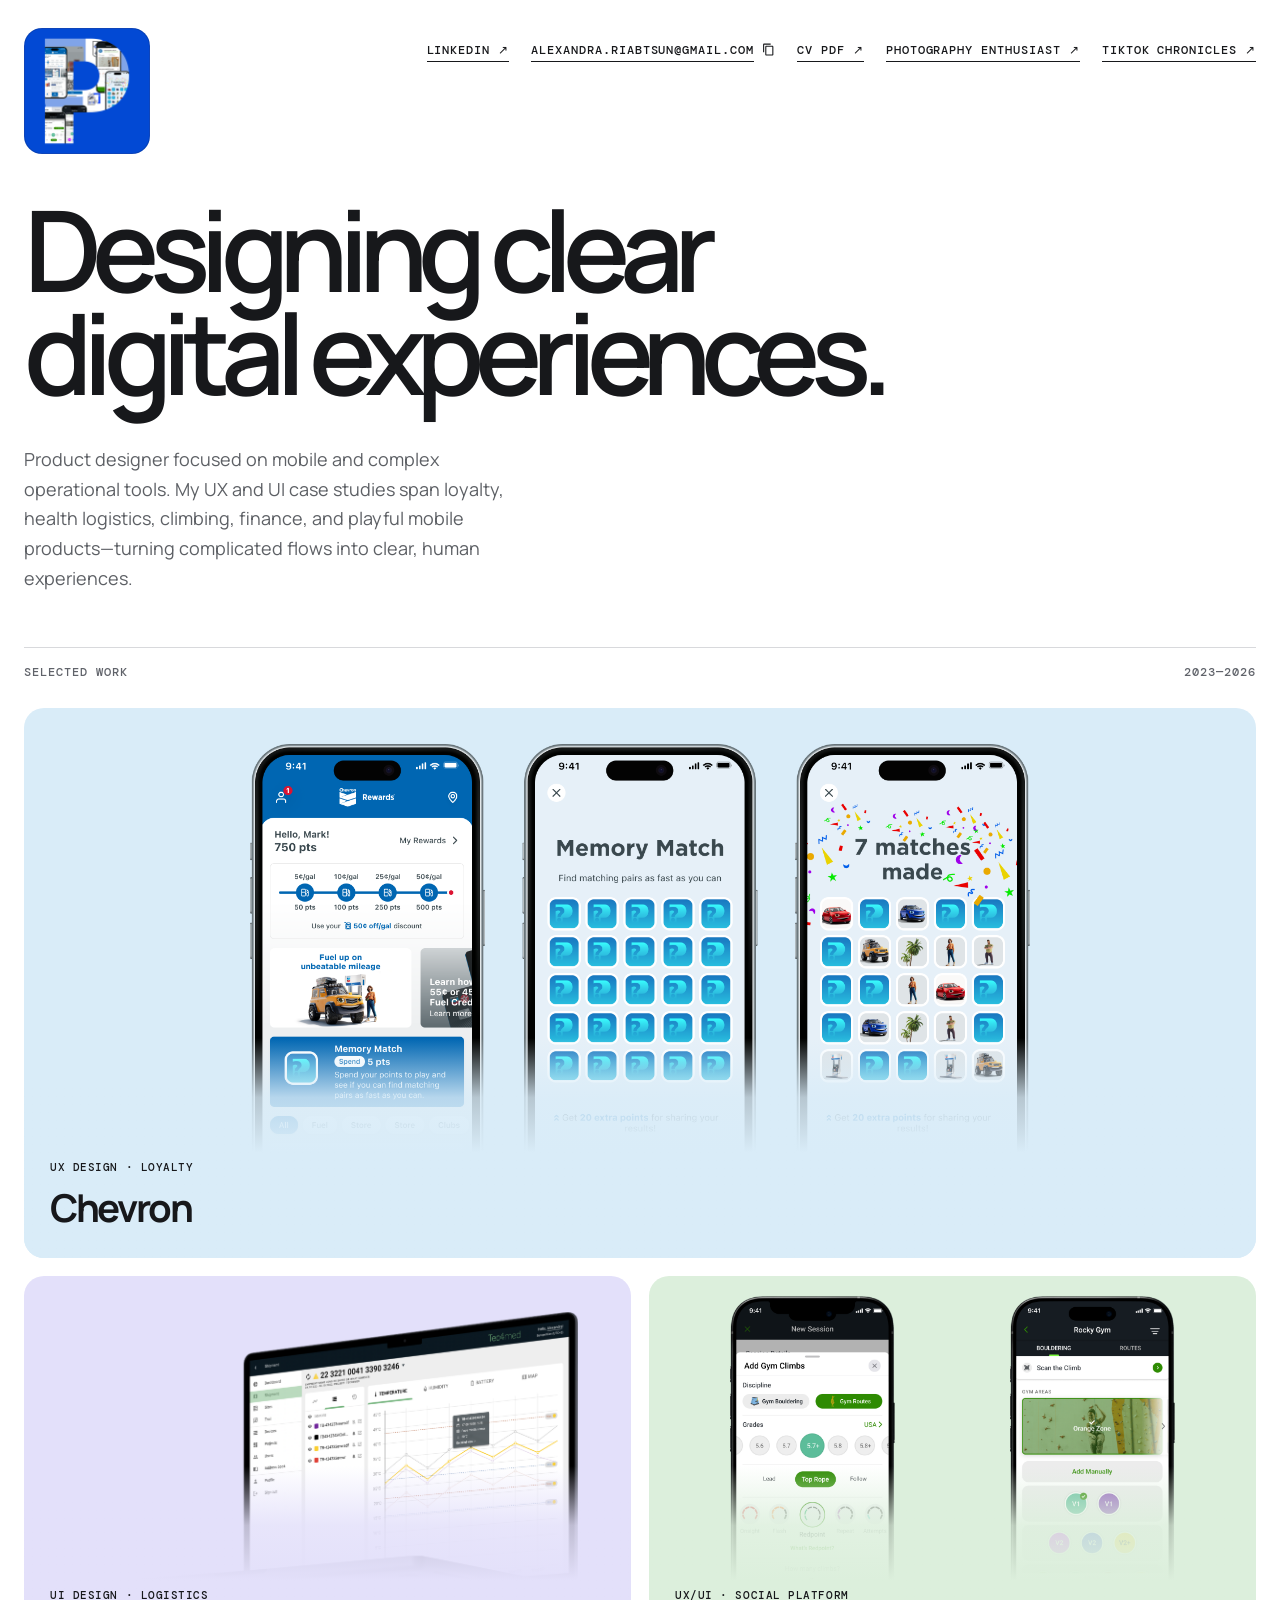
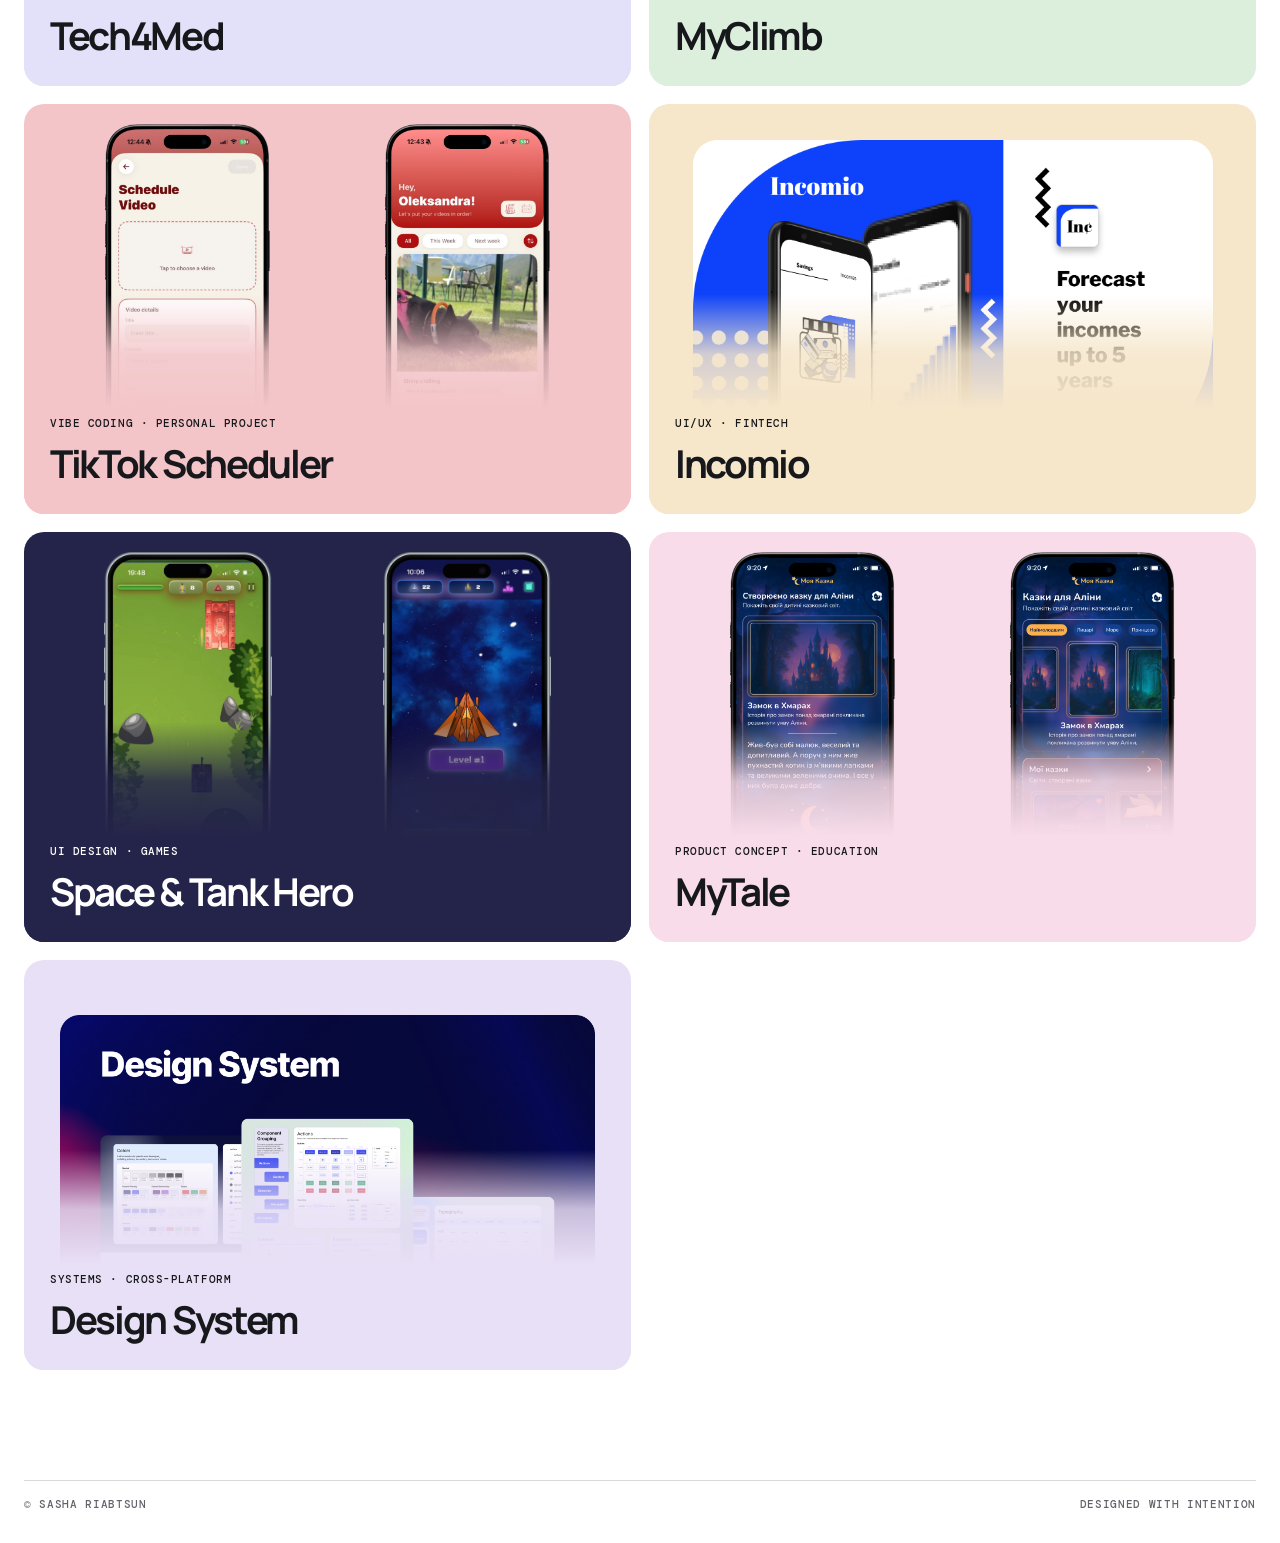
<file: index.html>
<!doctype html><html lang="en"><head><meta charset="utf-8"><meta name="viewport" content="width=device-width,initial-scale=1"><title>Sasha Riabtsun — Product Designer</title><link rel="icon" type="image/png" href="assets/portfolio-cover.png"><link rel="stylesheet" href="home.css"><style>@media(max-width:700px){nav{flex-direction:column!important;align-items:flex-start!important}.nav-links{align-items:flex-start!important;flex-direction:column!important;margin-top:18px!important;padding-top:0!important;text-align:left!important}.email-actions{justify-content:flex-start!important}}</style></head><body><main><nav><a class="monogram" href="index.html" aria-label="Sasha Riabtsun home">SR</a><div class="nav-links"><a href="https://www.linkedin.com/in/alexandra-riabtsun/" target="_blank" rel="noreferrer">LinkedIn ↗</a><span class="email-actions"><a href="mailto:alexandra.riabtsun@gmail.com">alexandra.riabtsun@gmail.com</a><button class="copy-email" type="button" data-email="alexandra.riabtsun@gmail.com" aria-label="Copy email address" title="Copy email address" style="display:inline-grid;place-items:center;width:14px;height:14px;border:0;background:none;padding:0;color:inherit"><svg width="14" height="14" viewBox="0 0 24 24" fill="currentColor" aria-hidden="true"><path d="M16 1H4c-1.1 0-2 .9-2 2v14h2V3h12V1zm3 4H8c-1.1 0-2 .9-2 2v14c0 1.1.9 2 2 2h11c1.1 0 2-.9 2-2V7c0-1.1-.9-2-2-2zm0 16H8V7h11v14z"/></svg></button></span><a href="assets/CV-Senior-Product-Designer-Riabtsun.pdf" target="_blank" rel="noreferrer">CV PDF ↗</a><a href="https://500px.com/p/alexandrariabtsun" target="_blank" rel="noreferrer">Photography enthusiast ↗</a><a href="https://www.tiktok.com/@sasha_in_barcelona?_r=1&amp;_t=ZS-98RG9i4rPUL" target="_blank" rel="noreferrer">TikTok Chronicles ↗</a></div></nav><header><h1>Designing clear<br>digital experiences.</h1><p class="intro">Product designer focused on mobile and complex operational tools. My UX and UI case studies span loyalty, health logistics, climbing, finance, and playful mobile products—turning complicated flows into clear, human experiences.</p></header><section><div class="section-line"><p>Selected work</p><p>2023—2026</p></div><div class="grid">
<a class="card blue wide" href="content/Sasha%20Riabtsun%20Portfolio/Chevron%20%E2%80%93%20UX%20for%20a%20Loyalty%20App%20in%20the%20Fueling%20Indu%201900cd2d980680aa974dd2f7d985b70f.html"><img src="content/Sasha%20Riabtsun%20Portfolio/Chevron%20%E2%80%93%20UX%20for%20a%20Loyalty%20App%20in%20the%20Fueling%20Indu/Brain%20Games/Memory_Match.png" alt="Chevron loyalty app"><span><small>UX design · Loyalty</small><strong>Chevron</strong></span></a>
<a class="card purple" href="content/Sasha%20Riabtsun%20Portfolio/Tech4Med%20%E2%80%93%20UI%20Design%20for%20Real-Time%20Pharmaceutical%20%202060cd2d9806801ba1ecde2ddce82567.html"><img src="content/Sasha%20Riabtsun%20Portfolio/Tech4Med%20%E2%80%93%20UI%20Design%20for%20Real-Time%20Pharmaceutical%20/alerts_on_map.png" alt="Tech4Med logistics"><span><small>UI design · Logistics</small><strong>Tech4Med</strong></span></a>
<a class="card green" href="content/Sasha%20Riabtsun%20Portfolio/MyClimb%20%E2%80%93%20UI%20UX%20Design%20for%20a%20Goal-Oriented%20Climbin%20750b65eea5a14d06bdee5d7507353a69.html"><img src="content/Sasha%20Riabtsun%20Portfolio/MyClimb%20%E2%80%93%20UI%20UX%20Design%20for%20a%20Goal-Oriented%20Climbin/Log%20a%20Climb%20Redesign/Group_10558.png" alt="MyClimb app"><span><small>UX/UI · Social platform</small><strong>MyClimb</strong></span></a>
<a class="card rose" href="content/Sasha%20Riabtsun%20Portfolio/TikTok%20Scheduler%20%E2%80%93%20Vibe%20coding%203ac0cd2d980680688961de1727eb89a5.html"><img src="content/Sasha%20Riabtsun%20Portfolio/TikTok%20Scheduler%20%E2%80%93%20Vibe%20coding/Screen_(1).png" alt="TikTok Scheduler"><span><small>Vibe coding · Personal project</small><strong>TikTok Scheduler</strong></span></a>
<a class="card peach" href="content/Sasha%20Riabtsun%20Portfolio/Incomio%20%E2%80%93%20UI%20UX%20for%20a%20Personal%20Finance%20Tracker%20b980a07eae554ff9bfe3c9d3b9a22a67.html"><img src="assets/incomio-forecast.png" alt="Incomio finance forecast"><span><small>UI/UX · Fintech</small><strong>Incomio</strong></span></a>
<a class="card dark" href="content/Sasha%20Riabtsun%20Portfolio/Space%20Hero%20%26%20Tank%20Hero%20%E2%80%93%20UI%20Design%20Concept%202220cd2d9806803e9ee3eaba07df48ff.html"><img src="content/Sasha%20Riabtsun%20Portfolio/Space%20Hero%20%26%20Tank%20Hero%20%E2%80%93%20UI%20Design%20Concept/tank.png" alt="Tank Hero game UI"><span><small>UI design · Games</small><strong>Space &amp; Tank Hero</strong></span></a>
<a class="card pink" href="content/Sasha%20Riabtsun%20Portfolio/MyTale%20%E2%80%94%20Tailored%20Fairy%20Tales%20with%20a%20Learning%20Purp%202ed0cd2d98068069a1f7dcc3b9ff24c3.html"><img src="content/Sasha%20Riabtsun%20Portfolio/MyTale%20%E2%80%94%20Tailored%20Fairy%20Tales%20with%20a%20Learning%20Purp/25.png" alt="MyTale story app"><span><small>Product concept · Education</small><strong>MyTale</strong></span></a>
<a class="card lilac" href="content/Sasha%20Riabtsun%20Portfolio/Design%20System%20%E2%80%93%20Scalable%20Foundations%20for%20Cross-Pla%201910cd2d980680759858c8224ed0670b.html"><img src="assets/design-system-overview.png" alt="Design system"><span><small>Systems · Cross-platform</small><strong>Design System</strong></span></a>
</div></section></main><footer><span>© Sasha Riabtsun</span><span>Designed with intention</span></footer><script>document.querySelector('.copy-email')?.addEventListener('click',async event=>{const button=event.currentTarget;try{await navigator.clipboard.writeText(button.dataset.email);button.classList.add('is-copied');button.setAttribute('aria-label','Email copied');button.setAttribute('title','Email copied');setTimeout(()=>{button.classList.remove('is-copied');button.setAttribute('aria-label','Copy email address');button.setAttribute('title','Copy email address')},1600)}catch{button.setAttribute('title','Could not copy email')}})</script></body></html>
</file>
<file: home.css>
@import url('https://fonts.googleapis.com/css2?family=DM+Mono:wght@400;500&family=Manrope:wght@400;500;600;700;800&display=swap');
*{box-sizing:border-box}
body{margin:0;background:#fff;color:#17181b;font-family:Manrope,Arial,sans-serif}
main,footer{width:min(1240px,calc(100% - 48px));margin:auto}
nav{display:flex;align-items:flex-start;justify-content:space-between;padding:28px 0 0;font:500 12px 'DM Mono',monospace;letter-spacing:.08em;text-transform:uppercase}
nav a{color:inherit}
.monogram{display:grid;place-items:center;width:126px;height:126px;border:1px solid rgba(23,24,27,.16);border-radius:18px;background:#0e4ed8 url('assets/portfolio-cover.png') center/contain no-repeat;color:transparent;text-decoration:none;letter-spacing:0;font-size:0}
.nav-links{display:flex;gap:22px;padding-top:14px}
.nav-links a{text-decoration:none;border-bottom:1px solid currentColor;padding-bottom:3px}
.email-actions{display:flex;align-items:flex-start;gap:7px}
.copy-email{display:grid;place-items:center;appearance:none;border:0;background:none;color:inherit;padding:0;line-height:1;cursor:pointer}
.copy-email svg{width:13px;height:13px;fill:currentColor}
.copy-email.is-copied{color:#16803c}
.copy-email:focus-visible,.nav-links a:focus-visible{outline:2px solid #0e4ed8;outline-offset:4px}
header{padding:2.75rem 0 6vh}
.eyebrow,.section-line{font:500 12px 'DM Mono',monospace;letter-spacing:.08em;text-transform:uppercase}
.eyebrow{margin:0 0 24px;color:#5d6065}
h1{font:600 clamp(3.5rem,8.8vw,8.3rem)/.91 Manrope,Arial,sans-serif;letter-spacing:-.085em;margin:0;max-width:980px}
.intro{max-width:500px;margin:42px 0 0;font-size:18px;line-height:1.65;color:#5d6065}
.section-line{border-top:1px solid #d8d9dc;padding-top:16px;margin-bottom:28px;display:flex;justify-content:space-between;color:#60636a}
.section-line p{margin:0}
.grid{display:grid;grid-template-columns:repeat(2,minmax(0,1fr));gap:18px}
.card{--card-bg:#d9e5f5;position:relative;display:block;overflow:hidden;min-height:410px;border-radius:20px;background:var(--card-bg);text-decoration:none;color:#17181b}
.card.wide{grid-column:span 2;min-height:550px}
.card img{position:absolute;width:100%;height:100%;object-fit:contain;padding:36px;transition:transform .55s cubic-bezier(.2,.7,.2,1)}
.card:hover img{transform:scale(1.045)}
.card span{position:absolute;inset:auto 0 0;display:flex;flex-direction:column;padding:122px 26px 24px;background:linear-gradient(to top,var(--card-bg) 48%,color-mix(in srgb,var(--card-bg) 84%,transparent) 73%,transparent 100%);z-index:3}
.card small{font:500 11px 'DM Mono',monospace;letter-spacing:.05em;text-transform:uppercase;margin-bottom:7px}
.card strong{font-size:clamp(1.5rem,3vw,2.4rem);letter-spacing:-.06em}
.blue{--card-bg:#d9ecf8}
.purple{--card-bg:#e3e0fa}
.purple>img{display:none}
.purple:before{content:"";position:absolute;inset:36px 42px 70px;background:url('assets/tech4med-laptop.png') center/contain no-repeat;transition:transform .55s cubic-bezier(.2,.7,.2,1)}
.purple:hover:before{transform:translateY(-12px) rotate(-1.5deg) scale(1.025)}
.green{--card-bg:#dcefdc}
.green>img,.pink>img,.rose>img,.dark>img{display:none}
.green:before,.green:after,.pink:before,.pink:after,.rose:before,.rose:after,.dark:before,.dark:after{content:"";position:absolute;background-position:center top;background-size:contain;background-repeat:no-repeat;transition:transform .55s cubic-bezier(.2,.7,.2,1)}
.green:before,.green:after{top:20px;bottom:48px;width:44%}
.green:before{left:5%;background-image:url('assets/myclimb-session.png')}
.green:after{right:5%;background-image:url('assets/myclimb-gym.png')}
.green:hover:before{transform:translateX(-6px) rotate(-1deg)}
.green:hover:after{transform:translateX(6px) rotate(1deg)}
.pink:hover:before{transform:translate(-12px,-12px) rotate(-4deg) scale(1.03)}
.pink:hover:after{transform:translate(12px,10px) rotate(4deg) scale(1.03)}
.peach{--card-bg:#f6e6ca}
.pink{--card-bg:#f9dce9}
.pink:before,.pink:after{top:20px;bottom:48px;width:44%}
.pink:before{left:5%;background-image:url('assets/mytale-create.png')}
.pink:after{right:5%;background-image:url('assets/mytale-library.png')}
.dark{--card-bg:#24244a;color:white}
.dark:before,.dark:after{top:20px;bottom:48px;width:44%}
.dark:before{left:5%;background-image:url('assets/tank-hero.png')}
.dark:after{right:5%;background-image:url('assets/space-hero.png')}
.dark:hover:before{transform:translate(-8px,10px) rotate(-3deg)}
.dark:hover:after{transform:translate(8px,-14px) rotate(3deg) scale(1.04)}
.rose{--card-bg:#f3c5c9}
.rose:before,.rose:after{top:20px;bottom:48px;width:44%}
.rose:before{left:5%;background-image:url('assets/tiktok-schedule.png')}
.rose:after{right:5%;background-image:url('assets/tiktok-feed.png')}
.rose:hover:before{transform:translateY(-14px) rotate(2deg)}
.rose:hover:after{transform:translateY(12px) rotate(-2deg)}
.lilac{--card-bg:#e8e0f6}
footer{margin:110px auto 32px;padding-top:16px;border-top:1px solid #d8d9dc;display:flex;justify-content:space-between;color:#60636a;font:500 11px 'DM Mono',monospace;letter-spacing:.06em;text-transform:uppercase}
@media(max-width:700px){main,footer{width:min(100% - 32px,1240px)}
nav{flex-direction:column;align-items:flex-start;padding-top:20px}
.monogram{width:96px;height:96px;border-radius:15px}
.nav-links{align-items:flex-start;flex-direction:column;gap:9px;margin-top:18px;padding-top:0;text-align:left;font-size:10px}
.email-actions{justify-content:flex-start;gap:6px}
header{padding:2rem 0 5vh}
.grid{grid-template-columns:1fr}
.card,.card.wide{grid-column:auto;min-height:360px}
.card.wide{min-height:420px}
.card img{padding:22px}
.purple:before{inset:26px 32px 54px}
.card span{padding:112px 22px 22px}
.green:before,.green:after,.pink:before,.pink:after,.rose:before,.rose:after,.dark:before,.dark:after{top:16px;bottom:42px;width:43%}
.green:before,.pink:before,.rose:before,.dark:before{left:6%}
.green:after,.pink:after,.rose:after,.dark:after{right:6%}
footer{margin-top:66px}
}
</file>
